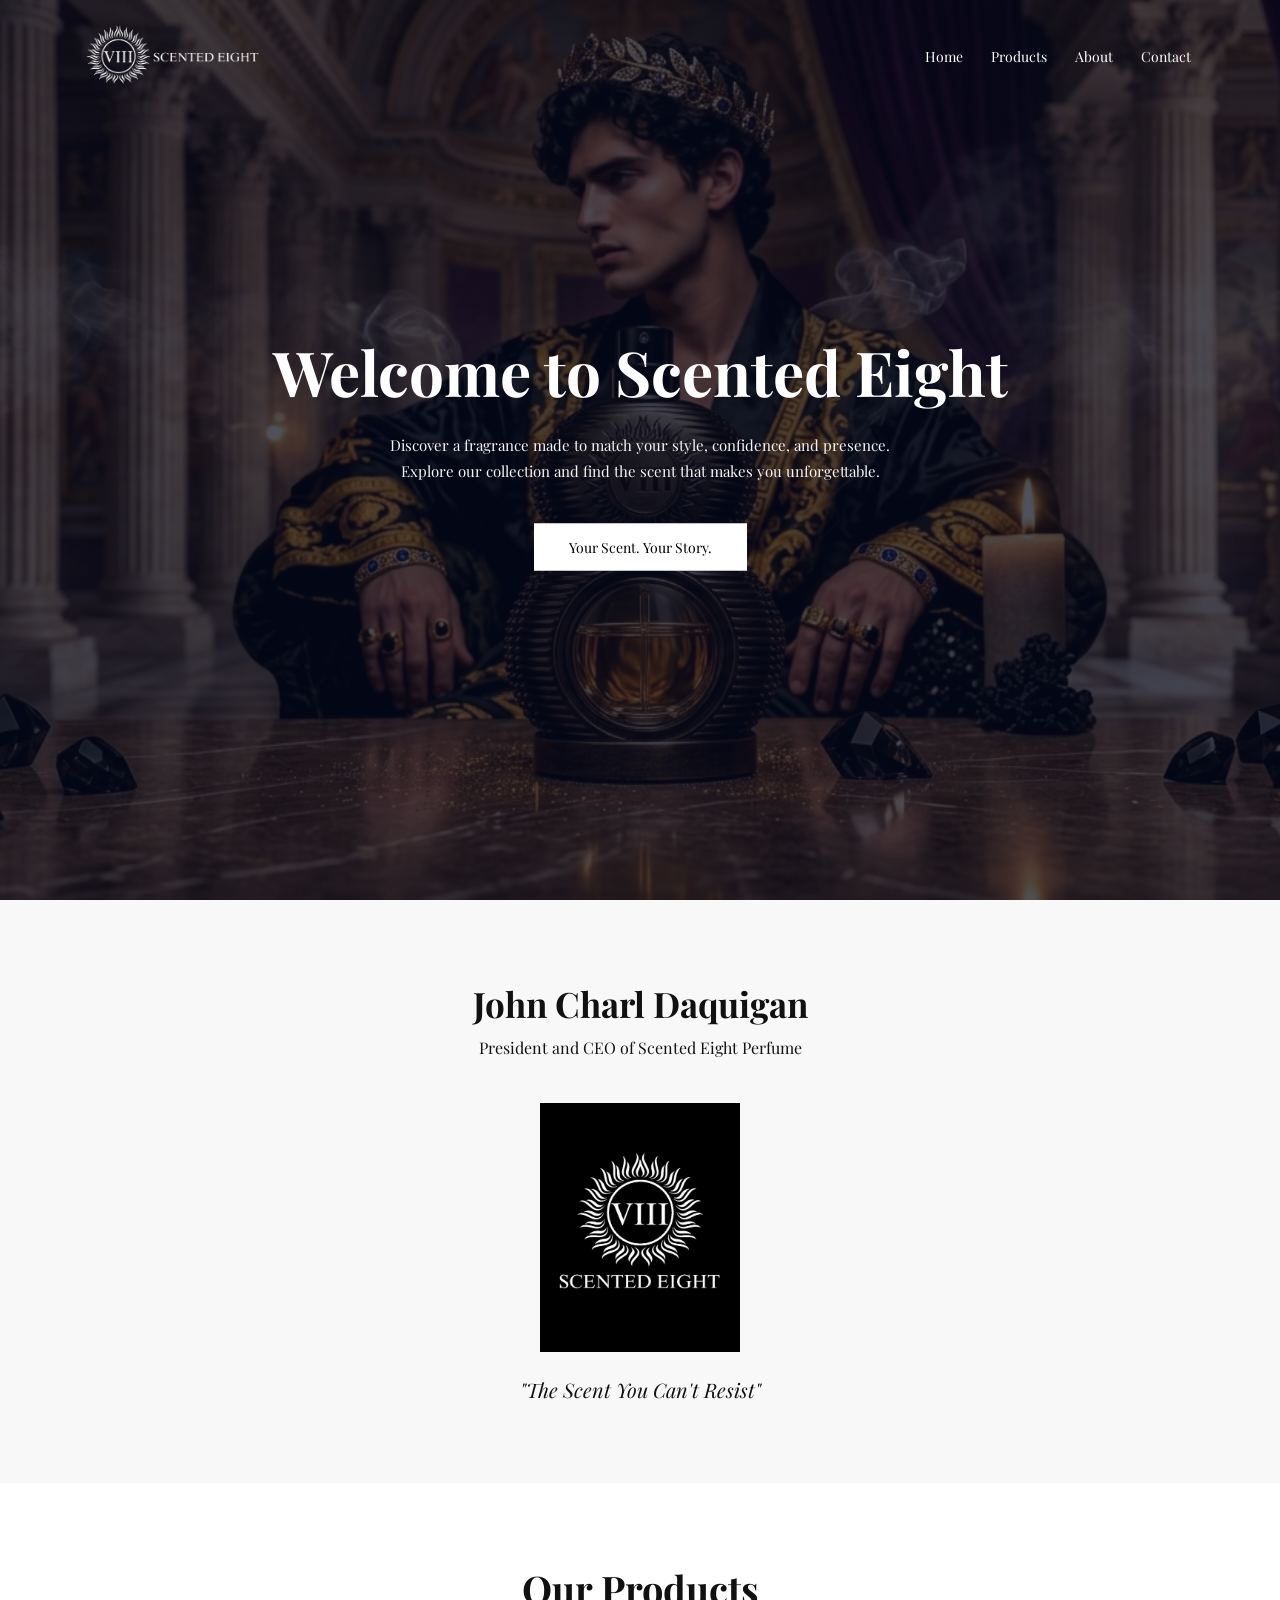
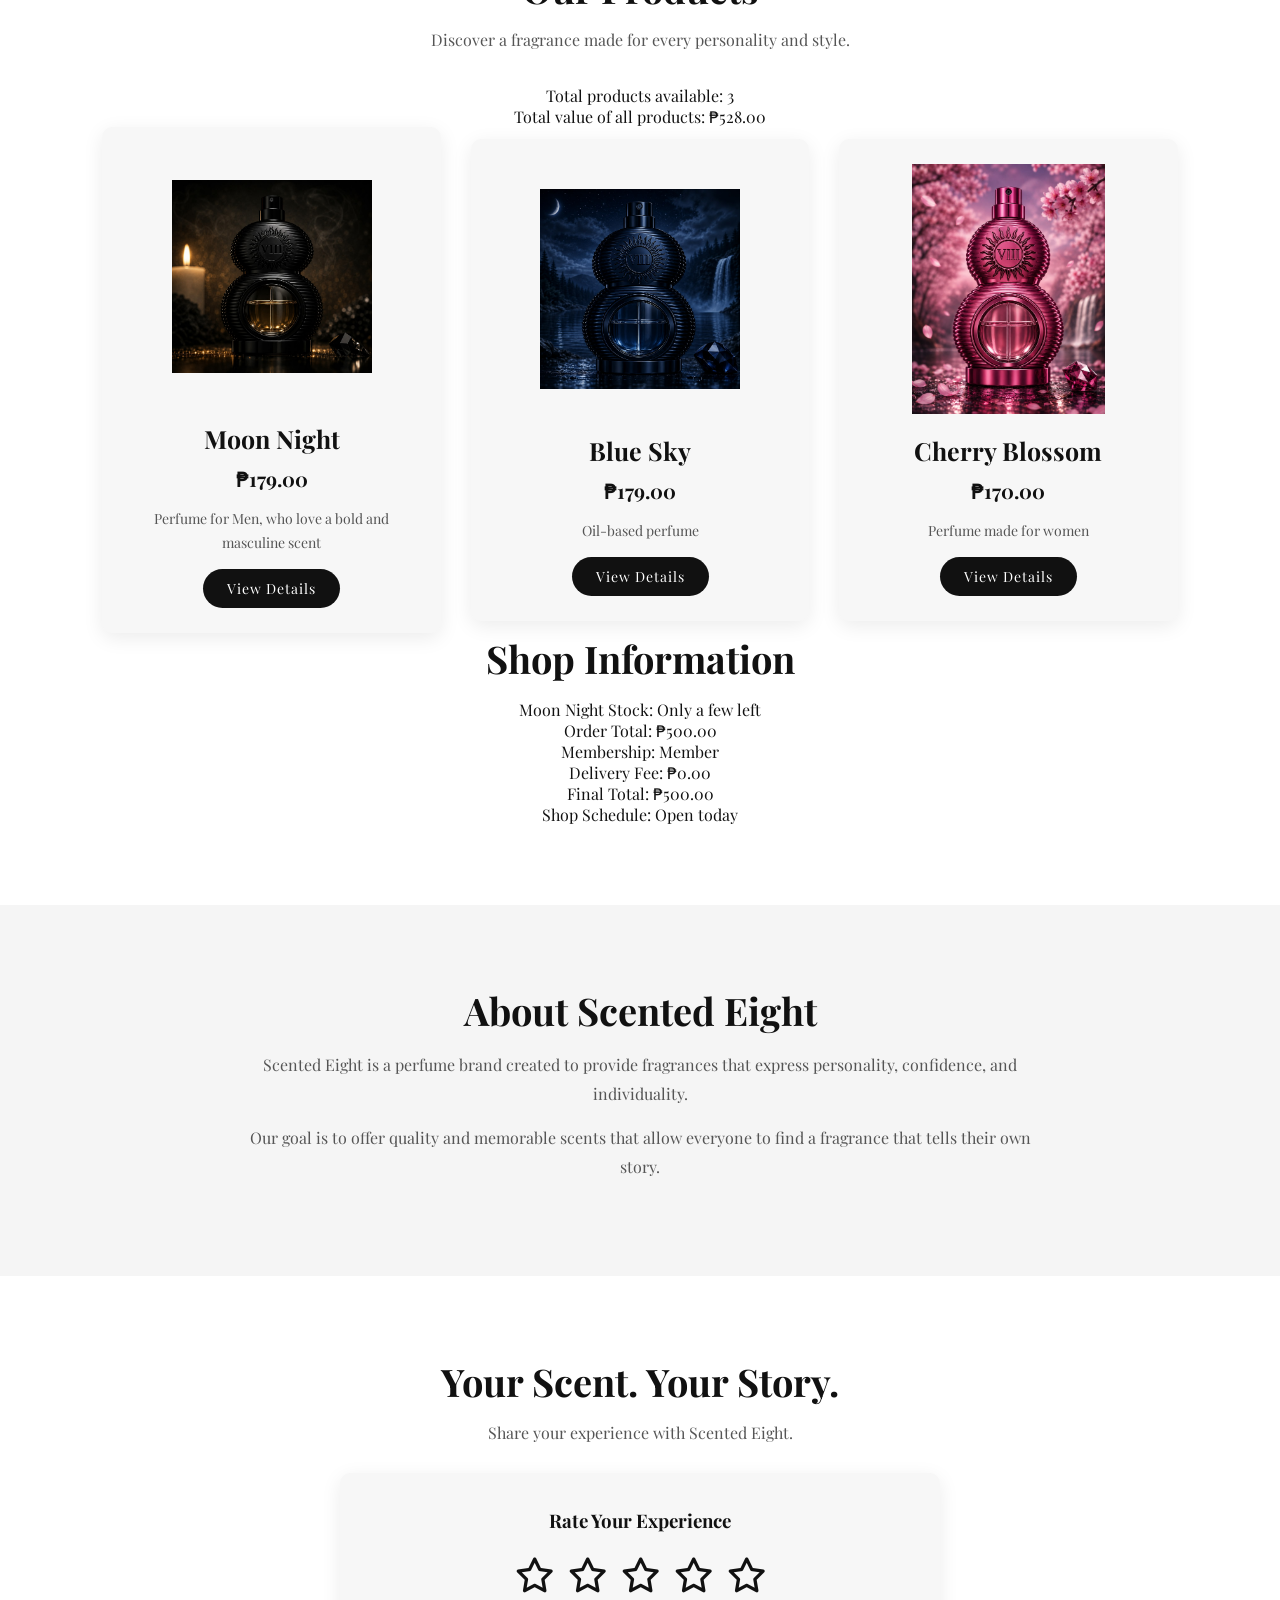
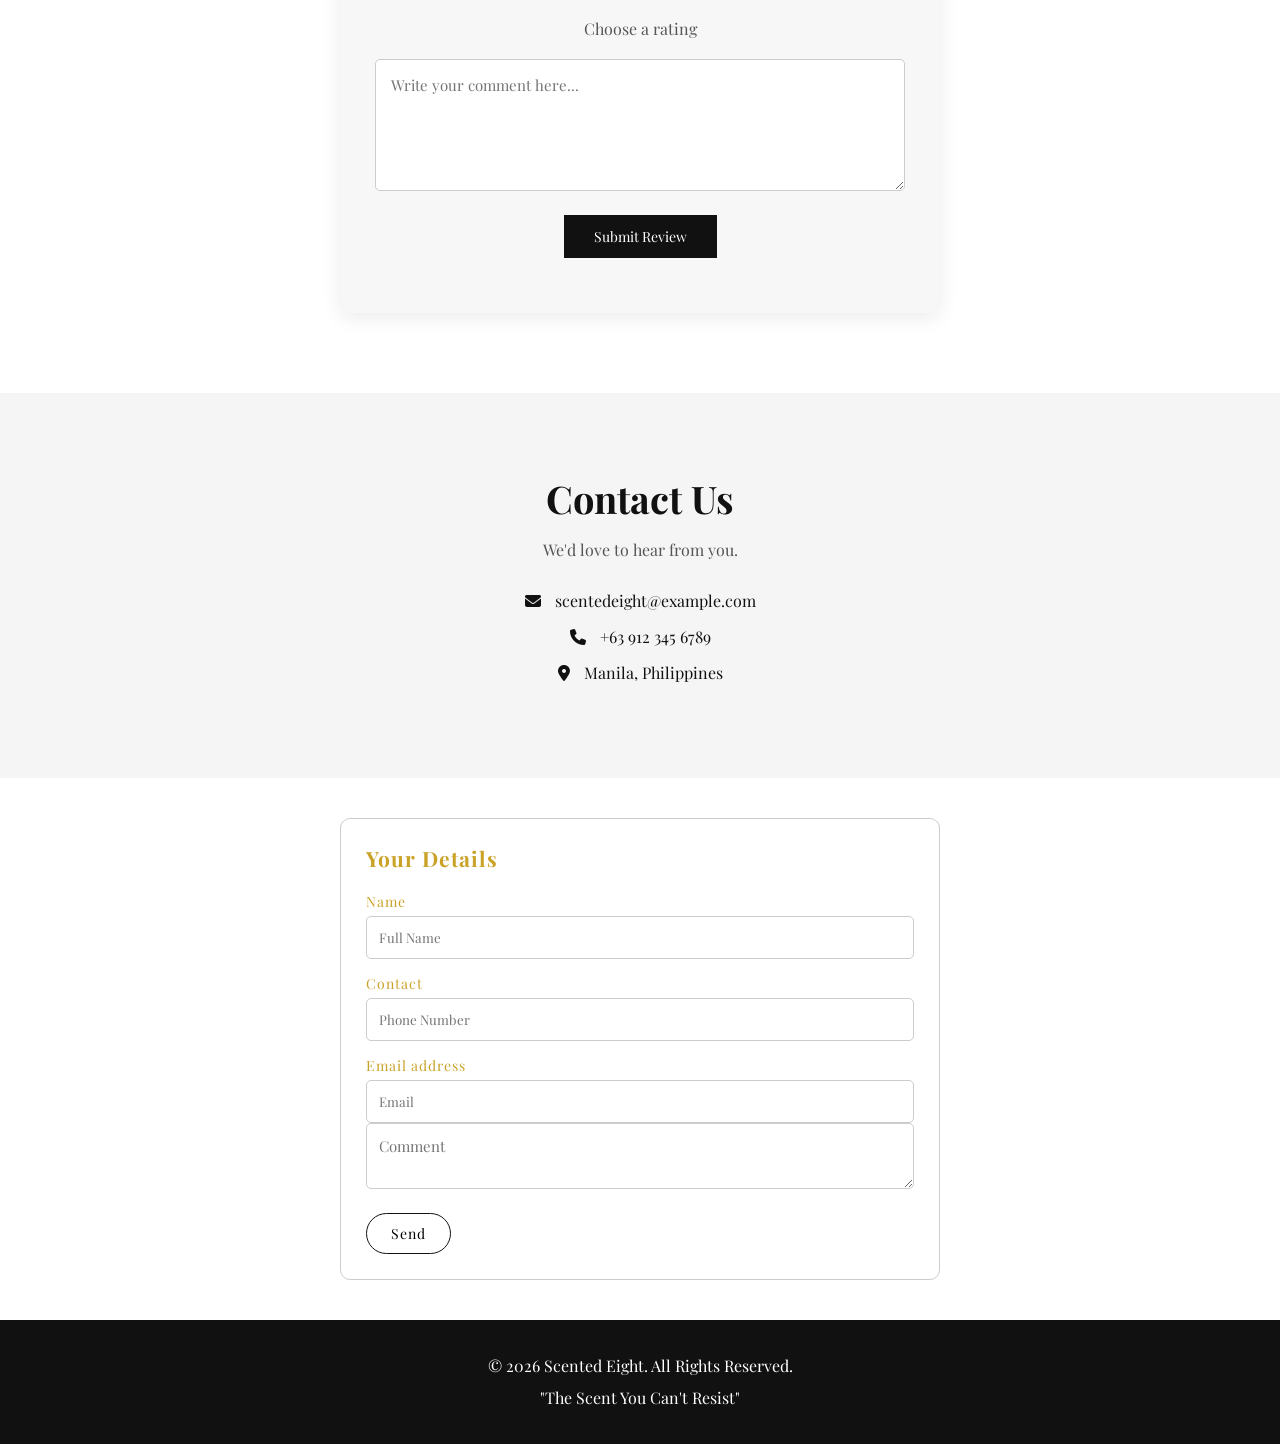
<file: index.html>
<!DOCTYPE html>
<html lang="en">

<head>
    <meta charset="UTF-8">
    <meta name="viewport" content="width=device-width, initial-scale=1.0">

    <title>Scented Eight | Perfume Shop</title>

    <link rel="stylesheet" href="style.css">

    <!-- Google Fonts -->
    <link rel="preconnect" href="https://fonts.googleapis.com">
    <link rel="preconnect" href="https://fonts.gstatic.com" crossorigin>
    <link href="https://fonts.googleapis.com/css2?family=Google+Sans:ital,opsz,wght@0,17..18,400..700;1,17..18,400..700&family=Playfair+Display:ital,wght@0,400..900;1,400..900&display=swap" rel="stylesheet">

    <!-- Font Awesome -->
    <link rel="stylesheet" href="https://cdnjs.cloudflare.com/ajax/libs/font-awesome/6.7.2/css/all.min.css">
</head>

<body>

<!-- ================= HOME ================= -->

<section class="header" id="home">

    <nav>
        <a href="#home">
            <img src="remove bg.png" alt="Scented Eight Logo">
        </a>

        <div class="nav-links" id="navLinks">
            <i class="fa-solid fa-xmark close-icon" onclick="closeMenu()"></i>

            <ul>
                <li><a href="index.html" onclick="closeMenu()">Home</a></li>
                <li><a href="#products" onclick="closeMenu()">Products</a></li>
                <li><a href="#about" onclick="closeMenu()">About</a></li>
                <li><a href="#contact" onclick="closeMenu()">Contact</a></li>
            </ul>
        </div>

        <i class="fa-solid fa-bars menu-icon" onclick="openMenu()"></i>
    </nav>

    <div class="text-box">
        <h1 id="shop-name">Welcome to Scented Eight</h1>

        <p>
            Discover a fragrance made to match your style,
            confidence, and presence.<br>
            Explore our collection and find the scent
            that makes you unforgettable.
        </p>

        <a href="#review" class="hero-btn">Your Scent. Your Story.</a>
    </div>

</section>

<!-- ================= PROFILE ================= -->

<section class="profile">
    <h2>John Charl Daquigan</h2>

    <p class="position">
        President and CEO of Scented Eight Perfume
    </p>

    <img src="Logo.jpg" alt="Scented Eight Logo" class="profile-logo">

    <p class="tagline">"The Scent You Can't Resist"</p>
</section>

<!-- ================= PRODUCTS ================= -->

<section class="products" id="products">

    <h2>Our Products</h2>

    <p class="section-intro">
        Discover a fragrance made for every personality and style.
    </p>

    <p>
        Total products available: <span id="product-count">0</span>
    </p>

    <p>
        Total value of all products: <span id="total-value">₱0.00</span>
    </p>

    <div class="product-container">

        <article class="product-card">
            <img src="black.jpg" alt="Moon Night perfume bottle">

            <div class="product-info">
                <h3>Moon Night</h3>
                <h4>₱179.00</h4>
                <p>Perfume for Men, who love a bold and masculine scent</p>
                <a href="products/moon-knight.html">View Details</a>
            </div>
        </article>

        <article class="product-card">
            <img src="Cool.jpg" alt="Blue Sky perfume bottle">

            <div class="product-info">
                <h3>Blue Sky</h3>
                <h4>₱179.00</h4>
                <p>Oil-based perfume</p>
                <a href="products/blue-sky.html">View Details</a>
            </div>
        </article>

        <article class="product-card">
            <img src="Pink.jpg" alt="Cherry Blossom perfume bottle">

            <div class="product-info">
                <h3>Cherry Blossom</h3>
                <h4>₱170.00</h4>
                <p>Perfume made for women</p>
                <a href="products/cherry-blossom.html">View Details</a>
            </div>
        </article>

    </div>

    <!-- ================= SHOP DECISIONS ================= -->

    <div class="shop-status">

        <h2>Shop Information</h2>

        <p>
            Moon Night Stock:
            <span id="stock-status">Checking stock...</span>
        </p>

        <p>
            Order Total: ₱<span id="order-total">0.00</span>
        </p>

        <p>
            Membership:
            <span id="membership-status">Checking...</span>
        </p>

        <p>
            Delivery Fee: ₱<span id="delivery-fee">0.00</span>
        </p>

        <p>
            Final Total: ₱<span id="final-total">0.00</span>
        </p>

        <p>
            Shop Schedule:
            <span id="shop-status">Checking...</span>
        </p>

    </div>

</section>

<!-- ================= ABOUT ================= -->

<section class="about" id="about">

    <div class="section-content">
        <h2>About Scented Eight</h2>

        <p>
            Scented Eight is a perfume brand created to provide
            fragrances that express personality, confidence,
            and individuality.
        </p>

        <p>
            Our goal is to offer quality and memorable scents
            that allow everyone to find a fragrance that tells
            their own story.
        </p>
    </div>

</section>

<!-- ================= REVIEW ================= -->

<section class="review" id="review">

    <h2>Your Scent. Your Story.</h2>

    <p>Share your experience with Scented Eight.</p>

    <div class="review-box">

        <h3>Rate Your Experience</h3>

        <div class="stars" id="stars">
            <i class="fa-regular fa-star" data-rating="1"></i>
            <i class="fa-regular fa-star" data-rating="2"></i>
            <i class="fa-regular fa-star" data-rating="3"></i>
            <i class="fa-regular fa-star" data-rating="4"></i>
            <i class="fa-regular fa-star" data-rating="5"></i>
        </div>

        <p id="ratingText">Choose a rating</p>

        <textarea id="reviewComment" placeholder="Write your comment here..." rows="5"></textarea>

        <button class="submit-btn" type="button" onclick="submitReview()">
            Submit Review
        </button>

        <p id="reviewMessage"></p>

    </div>

</section>

<!-- ================= CONTACT ================= -->

<section class="contact" id="contact">

    <h2>Contact Us</h2>

    <p>We'd love to hear from you.</p>

    <div class="contact-info">

        <p>
            <i class="fa-solid fa-envelope"></i>
            scentedeight@example.com
        </p>

        <p>
            <i class="fa-solid fa-phone"></i>
            +63 912 345 6789
        </p>

        <p>
            <i class="fa-solid fa-location-dot"></i>
            Manila, Philippines
        </p>

    </div>

</section>

<!-- ================= CUSTOMER INFORMATION ================= -->

<div class="informationModal">

    <form id="customerForm">

        <fieldset>
            <h2>Your Details</h2>

            <label for="name">Name</label>
            <input class="name" id="name" type="text" placeholder="Full Name" required>

            <label for="phone">Contact</label>
            <input class="phone" id="phone" type="tel" placeholder="Phone Number" required>

            <label for="email">Email address</label>
            <input class="email" id="email" type="email" placeholder="Email" required>

            <textarea id="customerComment" placeholder="Comment"></textarea>

            <button class="gold-btn" type="submit">Send</button>

            <p id="customerMessage"></p>
        </fieldset>

    </form>

</div>

<!-- ================= FOOTER ================= -->

<footer>
    <p id="copyright"></p>
    <p>"The Scent You Can't Resist"</p>
</footer>


<script src="script.js"></script>

</body>
</html>
</file>
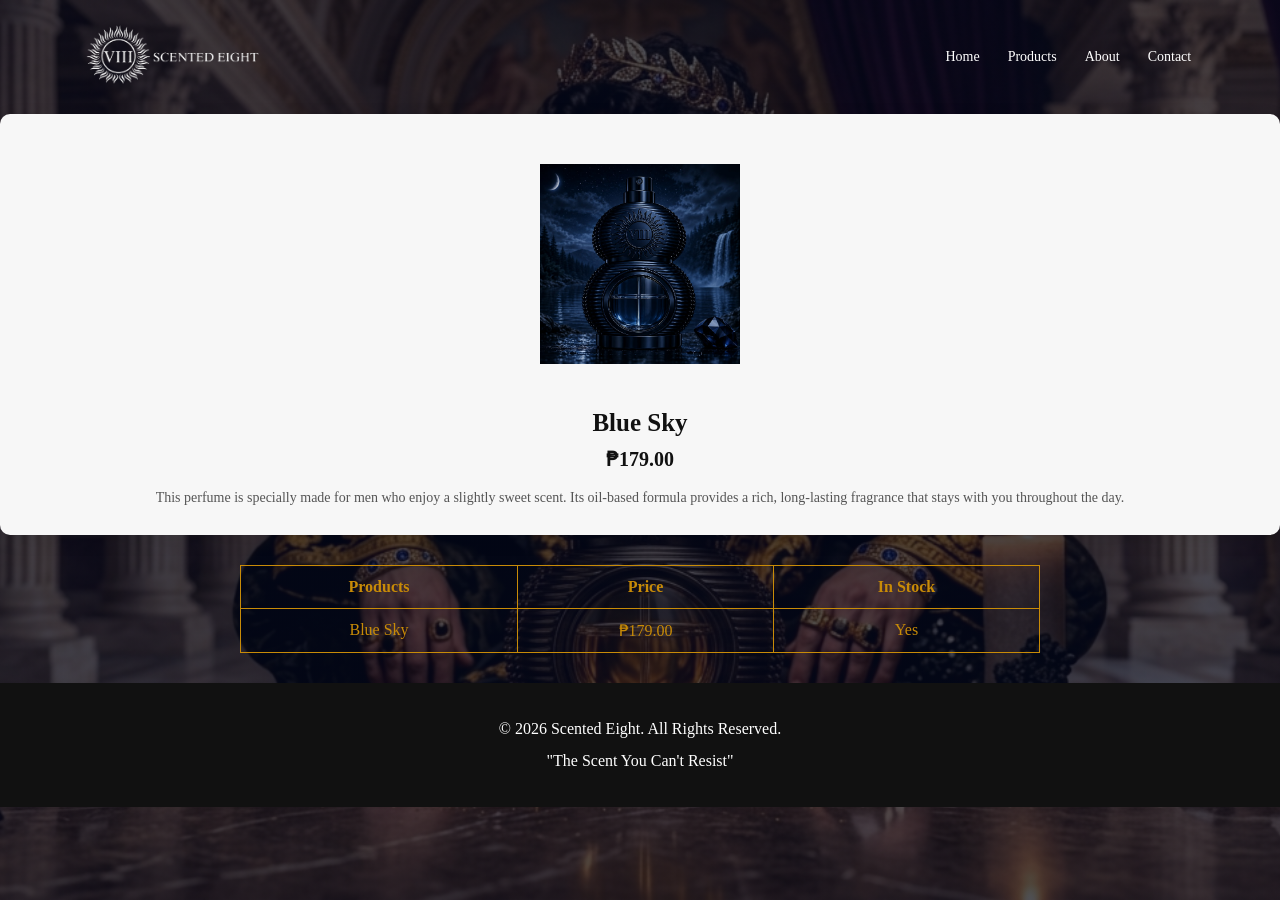
<file: blue-sky.html>
<!DOCTYPE html>
<html lang="en">
<head>
    <meta charset="UTF-8">
    <meta name="viewport" content="width=device-width, initial-scale=1.0">
    <title>Blue Sky</title>
    <link rel="stylesheet" href="../style.css">

</head>
<body>
    <section class="header" id="home">

<nav>

    <a href="#home">
        <img src="../remove bg.png" alt="Scented Eight Logo">
    </a>

    <div class="nav-links" id="navLinks">

        <i class="fa-solid fa-xmark close-icon" onclick="closeMenu()"></i>

        <ul>
            <li><a href="../index.html" onclick="closeMenu()">Home</a></li>
            <li><a href="../index.html#products" onclick="closeMenu()">Products</a></li>
            <li><a href="../index.html#about" onclick="closeMenu()">About</a></li>
            <li><a href="../index.html#contact" onclick="closeMenu()">Contact</a></li>
        </ul>

    </div>

    <i class="fa-solid fa-bars menu-icon" onclick="openMenu()"></i>

</nav>

    <article class="product-card">

        <img src="../Cool.jpg" alt="Blue Sky perfume bottle">

        <div class="product-info">

            <h3>Blue Sky</h3>

            <h4>₱179.00</h4>

            <p>
                This perfume is specially made for men who enjoy
                a slightly sweet scent. Its oil-based formula
                provides a rich, long-lasting fragrance that stays
                with you throughout the day.
            </p>

        </div>

    </article>


   <table class="market">
    <tr>
        <th>Products</th>
        <th>Price</th>
        <th>In Stock</th>
    </tr>

    <tr>
        <td>Blue Sky</td>
        <td>₱179.00</td>
        <td>Yes</td>
    </tr>
   </table> 

<footer>

<p>© 2026 Scented Eight. All Rights Reserved.</p>

<p>"The Scent You Can't Resist"</p>

</footer>

</body>
</html>
</file>
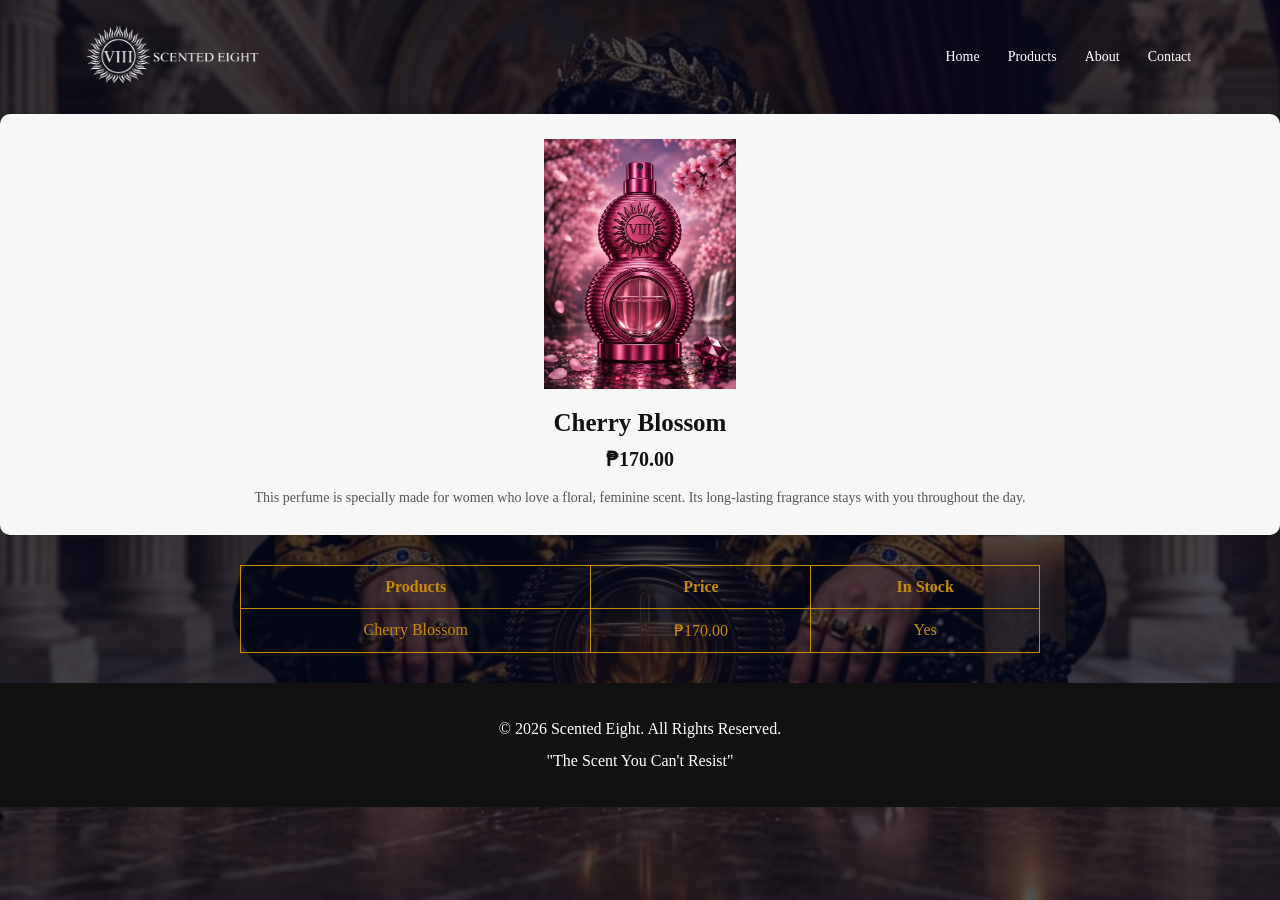
<file: cherry-blossom.html>
<!DOCTYPE html>
<html lang="en">
<head>
    <meta charset="UTF-8">
    <meta name="viewport" content="width=device-width, initial-scale=1.0">
    <title>Cherry Blossom</title>
    <link rel="stylesheet" href="../style.css">

</head>
<body>
    <section class="header" id="home">

<nav>

    <a href="#home">
        <img src="../remove bg.png" alt="Scented Eight Logo">
    </a>

    <div class="nav-links" id="navLinks">

        <i class="fa-solid fa-xmark close-icon" onclick="closeMenu()"></i>

        <ul>
            <li><a href="../index.html" onclick="closeMenu()">Home</a></li>
            <li><a href="../index.html#products" onclick="closeMenu()">Products</a></li>
            <li><a href="../index.html#about" onclick="closeMenu()">About</a></li>
            <li><a href="../index.html#contact" onclick="closeMenu()">Contact</a></li>
        </ul>

    </div>

    <i class="fa-solid fa-bars menu-icon" onclick="openMenu()"></i>

</nav>

    <article class="product-card">

        <img src="../Pink.jpg" alt="Cherry Blossom perfume bottle">

        <div class="product-info">

            <h3>Cherry Blossom</h3>

            <h4>₱170.00</h4>

            <p>
                This perfume is specially made for women who love
                a floral, feminine scent. Its long-lasting
                fragrance stays with you throughout the day.
            </p>

        </div>

    </article>

   <table class="market">
    <tr>
        <th>Products</th>
        <th>Price</th>
        <th>In Stock</th>
    </tr>

    <tr>
        <td>Cherry Blossom</td>
        <td>₱170.00</td>
        <td>Yes</td>
    </tr>
   </table> 

<footer>

<p>© 2026 Scented Eight. All Rights Reserved.</p>

<p>"The Scent You Can't Resist"</p>

</footer>

</body>
</html>
</file>
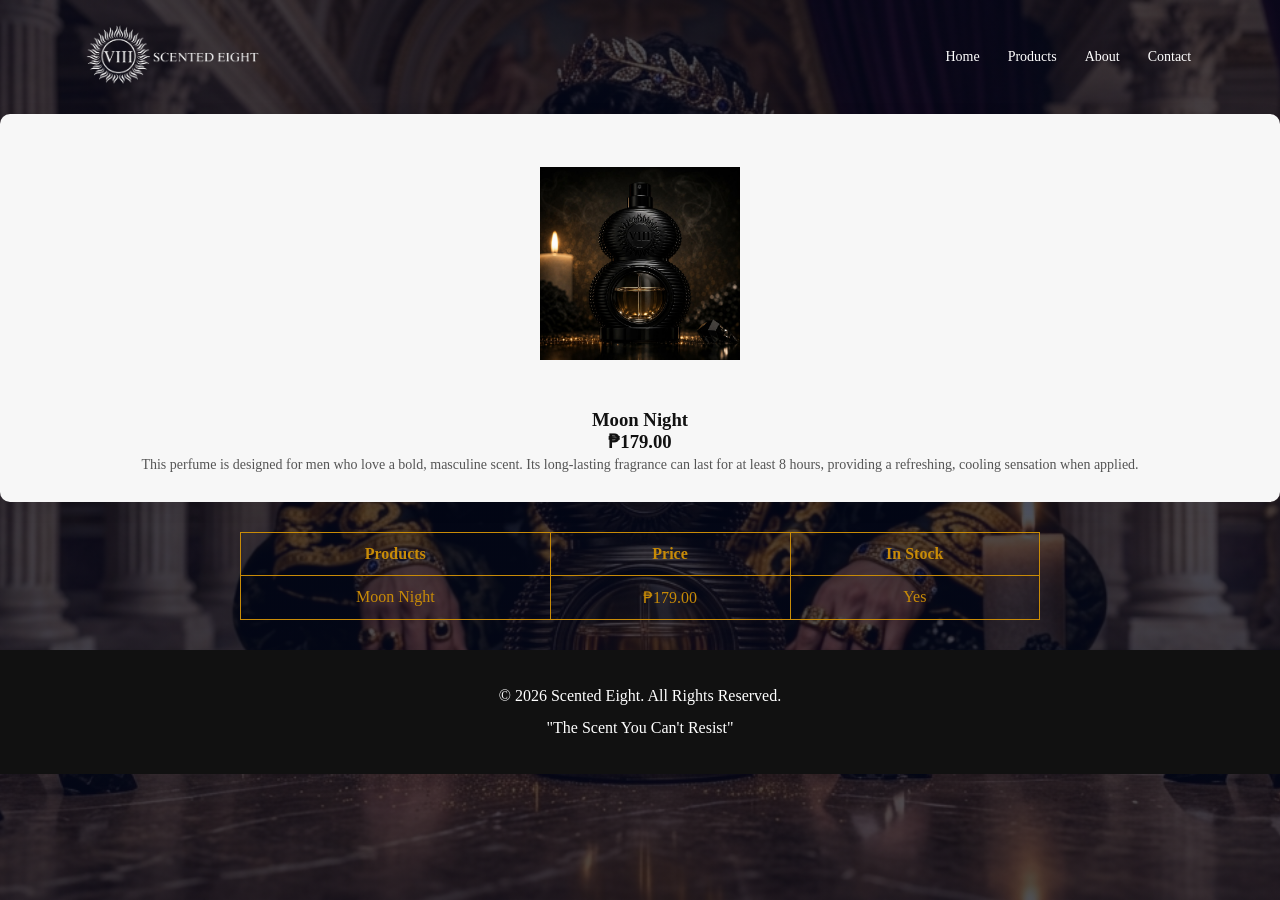
<file: moon-knight.html>
<!DOCTYPE html>
<html lang="en">
<head>
    <meta charset="UTF-8">
    <meta name="viewport" content="width=device-width, initial-scale=1.0">
    <title>Moon Knight</title>
    <link rel="stylesheet" href="../style.css">

</head>
<body>
    <section class="header" id="home">

<nav>

    <a href="#home">
        <img src="../remove bg.png" alt="Scented Eight Logo">
    </a>

    <div class="nav-links" id="navLinks">

        <i class="fa-solid fa-xmark close-icon" onclick="closeMenu()"></i>

        <ul>
            <li><a href="../index.html" onclick="closeMenu()">Home</a></li>
            <li><a href="../index.html#products" onclick="closeMenu()">Products</a></li>
            <li><a href="../index.html#about" onclick="closeMenu()">About</a></li>
            <li><a href="../index.html#contact" onclick="closeMenu()">Contact</a></li>
        </ul>

    </div>

    <i class="fa-solid fa-bars menu-icon" onclick="openMenu()"></i>

</nav>

    <article class="product-card">

        <img src="../black.jpg" alt="Moon Night perfume bottle">

        <div class="product-info">

            <h1>Moon Night</h1>

            <h1>₱179.00</h1>

            <p> 
                This perfume is designed for men who love a bold,
                masculine scent. Its long-lasting fragrance can last
                for at least 8 hours, providing a refreshing,
                cooling sensation when applied.
            </p>

        </div>

    </article>

   <table class="market">
    <tr>
        <th>Products</th>
        <th>Price</th>
        <th>In Stock</th>
    </tr>

    <tr>
        <td>Moon Night</td>
        <td>₱179.00</td>
        <td>Yes</td>
    </tr>
   </table> 

<footer>

<p>© 2026 Scented Eight. All Rights Reserved.</p>

<p>"The Scent You Can't Resist"</p>

</footer>

</body>
</html>
</file>
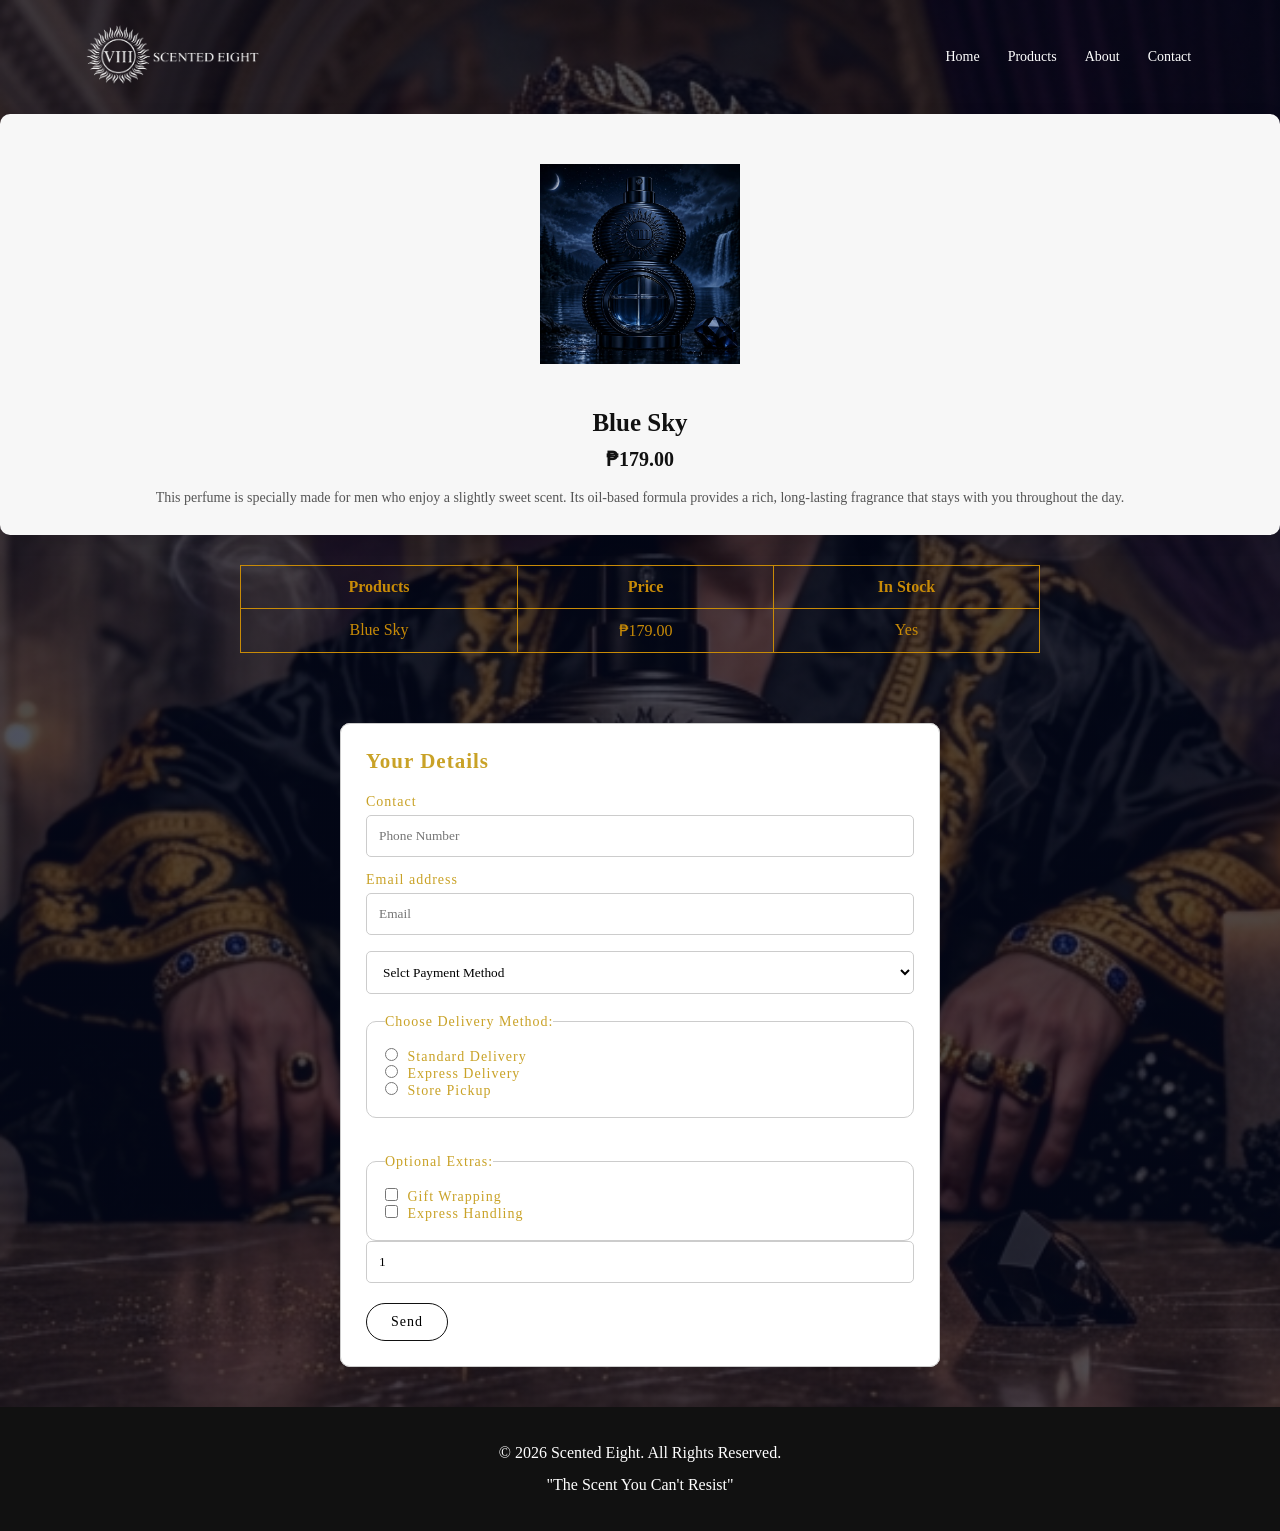
<file: products/blue-sky.html>
<!DOCTYPE html>
<html lang="en">
<head>
    <meta charset="UTF-8">
    <meta name="viewport" content="width=device-width, initial-scale=1.0">
    <title>Blue Sky</title>
    <link rel="stylesheet" href="../style.css">

</head>
<body>
    <section class="header" id="home">

<nav>

    <a href="#home">
        <img src="../remove bg.png" alt="Scented Eight Logo">
    </a>

    <div class="nav-links" id="navLinks">

        <i class="fa-solid fa-xmark close-icon" onclick="closeMenu()"></i>

        <ul>
            <li><a href="../index.html" onclick="closeMenu()">Home</a></li>
            <li><a href="../index.html#products" onclick="closeMenu()">Products</a></li>
            <li><a href="../index.html#about" onclick="closeMenu()">About</a></li>
            <li><a href="../index.html#contact" onclick="closeMenu()">Contact</a></li>
        </ul>

    </div>

    <i class="fa-solid fa-bars menu-icon" onclick="openMenu()"></i>

</nav>

    <article class="product-card">

        <img src="../Cool.jpg" alt="Blue Sky perfume bottle">

        <div class="product-info">

            <h3>Blue Sky</h3>

            <h4>₱179.00</h4>

            <p>
                This perfume is specially made for men who enjoy
                a slightly sweet scent. Its oil-based formula
                provides a rich, long-lasting fragrance that stays
                with you throughout the day.
            </p>

        </div>

    </article>


   <table class="market">
    <tr>
        <th>Products</th>
        <th>Price</th>
        <th>In Stock</th>
    </tr>

    <tr>
        <td>Blue Sky</td>
        <td>₱179.00</td>
        <td>Yes</td>
    </tr>
   </table> 


<!-- ================= INFORMATION ================= -->
<div class="informationModal" class="modal">

<form onsubmit="customerInfo(event)">    
<fieldset>
    <h2>Your Details</h2>

    <label for="tel">Contact</label>
    <input type="tel" id="phone" placeholder="Phone Number" required> <br>

    <label for="email">Email address</label>
    <input type="email" id="email" placeholder="Email" required> <br>
 <br>

    <select id="payment" required>
        <option value="">Selct Payment Method</option>
        <option value="Cash On Delivery">Cash On Delivery</option>
        <option value="Bank Transfer">Bank Transfer</option>
    </select> <br>

     <fieldset>

        <legend>Choose Delivery Method:</legend>

            <input type="radio" id="standard-delivery" name="delivery" value="standard" required>
            <label for="standard-delivery">Standard Delivery</label><br>
            <input type="radio" id="express-delivery" name="delivery" value="express">
            <label for="express-delivery">Express Delivery</label><br>
            <input type="radio" id="store-pickup" name="delivery" value="pickup">
            <label for="store-pickup">Store Pickup</label>
                        
    </fieldset>

    <br>

    <fieldset>
        <legend>Optional Extras:</legend>
        <input type="checkbox" id="gift-wrapping" name="extras" value="gift-wrapping">
        <label for="gift-warpping">Gift Wrapping</label><br>

        <input type="checkbox" id="express-handling" name="extras" value="express-handling">
        <label for="express-handling">Express Handling</label><br>

    </fieldset>   
    
    <input type="number" id="quantity" value="1" min="1" max="20" required>
 

    <button class="gold-btn" type="submit">Send</button>
 </fieldset>
</form>
</div>
 
<footer>

<p>© 2026 Scented Eight. All Rights Reserved.</p>

<p>"The Scent You Can't Resist"</p>

</footer>

</body>
</html>
</file>
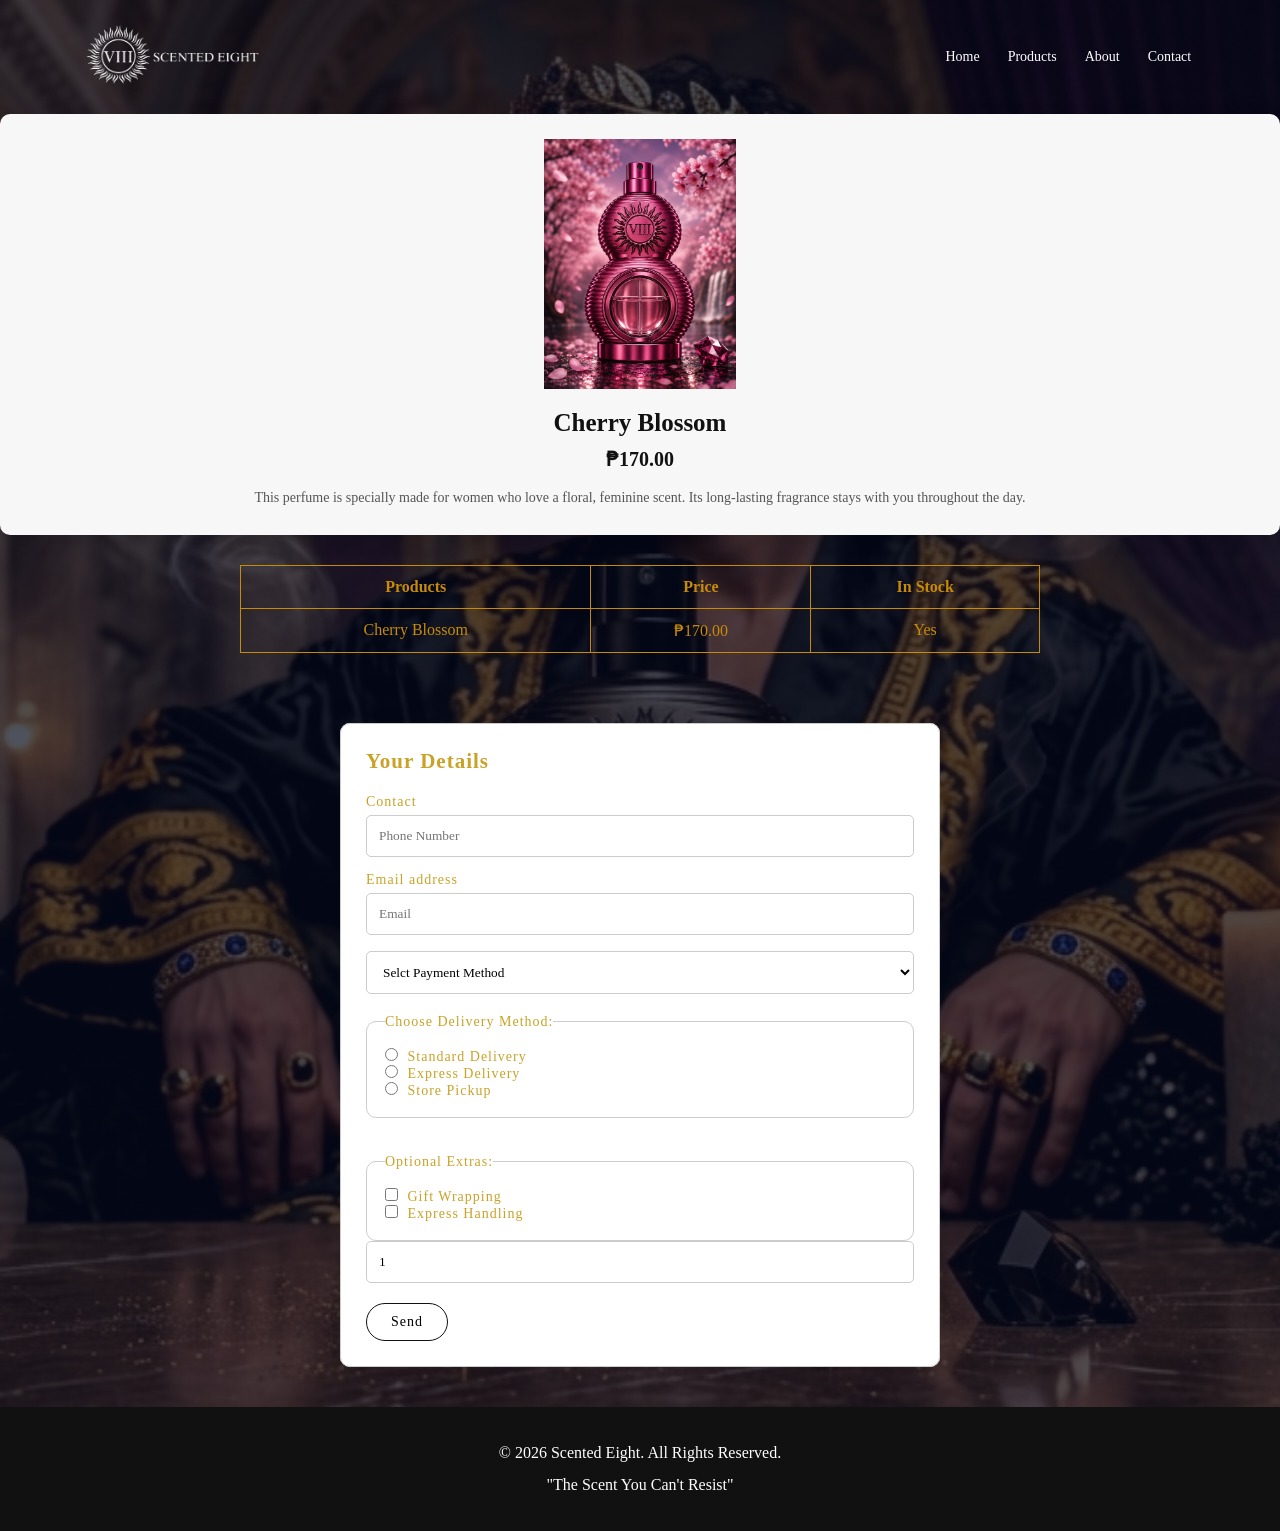
<file: products/cherry-blossom.html>
<!DOCTYPE html>
<html lang="en">
<head>
    <meta charset="UTF-8">
    <meta name="viewport" content="width=device-width, initial-scale=1.0">
    <title>Cherry Blossom</title>
    <link rel="stylesheet" href="../style.css">

</head>
<body>
    <section class="header" id="home">

<nav>

    <a href="#home">
        <img src="../remove bg.png" alt="Scented Eight Logo">
    </a>

    <div class="nav-links" id="navLinks">

        <i class="fa-solid fa-xmark close-icon" onclick="closeMenu()"></i>

        <ul>
            <li><a href="../index.html" onclick="closeMenu()">Home</a></li>
            <li><a href="../index.html#products" onclick="closeMenu()">Products</a></li>
            <li><a href="../index.html#about" onclick="closeMenu()">About</a></li>
            <li><a href="../index.html#contact" onclick="closeMenu()">Contact</a></li>
        </ul>

    </div>

    <i class="fa-solid fa-bars menu-icon" onclick="openMenu()"></i>

</nav>

    <article class="product-card">

        <img src="../Pink.jpg" alt="Cherry Blossom perfume bottle">

        <div class="product-info">

            <h3>Cherry Blossom</h3>

            <h4>₱170.00</h4>

            <p>
                This perfume is specially made for women who love
                a floral, feminine scent. Its long-lasting
                fragrance stays with you throughout the day.
            </p>

        </div>

    </article>

   <table class="market">
    <tr>
        <th>Products</th>
        <th>Price</th>
        <th>In Stock</th>
    </tr>

    <tr>
        <td>Cherry Blossom</td>
        <td>₱170.00</td>
        <td>Yes</td>
    </tr>
   </table> 

<!-- ================= INFORMATION ================= -->
<div class="informationModal" class="modal">

<form onsubmit="customerInfo(event)">    
<fieldset>
    <h2>Your Details</h2>

    <label for="tel">Contact</label>
    <input type="tel" id="phone" placeholder="Phone Number" required> <br>

    <label for="email">Email address</label>
    <input type="email" id="email" placeholder="Email" required> <br>
 <br>

    <select id="payment" required>
        <option value="">Selct Payment Method</option>
        <option value="Cash On Delivery">Cash On Delivery</option>
        <option value="Bank Transfer">Bank Transfer</option>
    </select> <br>

     <fieldset>

        <legend>Choose Delivery Method:</legend>

            <input type="radio" id="standard-delivery" name="delivery" value="standard" required>
            <label for="standard-delivery">Standard Delivery</label><br>
            <input type="radio" id="express-delivery" name="delivery" value="express">
            <label for="express-delivery">Express Delivery</label><br>
            <input type="radio" id="store-pickup" name="delivery" value="pickup">
            <label for="store-pickup">Store Pickup</label>
                        
    </fieldset>

    <br>

    <fieldset>
        <legend>Optional Extras:</legend>
        <input type="checkbox" id="gift-wrapping" name="extras" value="gift-wrapping">
        <label for="gift-warpping">Gift Wrapping</label><br>

        <input type="checkbox" id="express-handling" name="extras" value="express-handling">
        <label for="express-handling">Express Handling</label><br>

    </fieldset>   
    
    <input type="number" id="quantity" value="1" min="1" max="20" required>
 

    <button class="gold-btn" type="submit">Send</button>
 </fieldset>
</form>
</div>
 

<footer>

<p>© 2026 Scented Eight. All Rights Reserved.</p>

<p>"The Scent You Can't Resist"</p>

</footer>

</body>
</html>
</file>
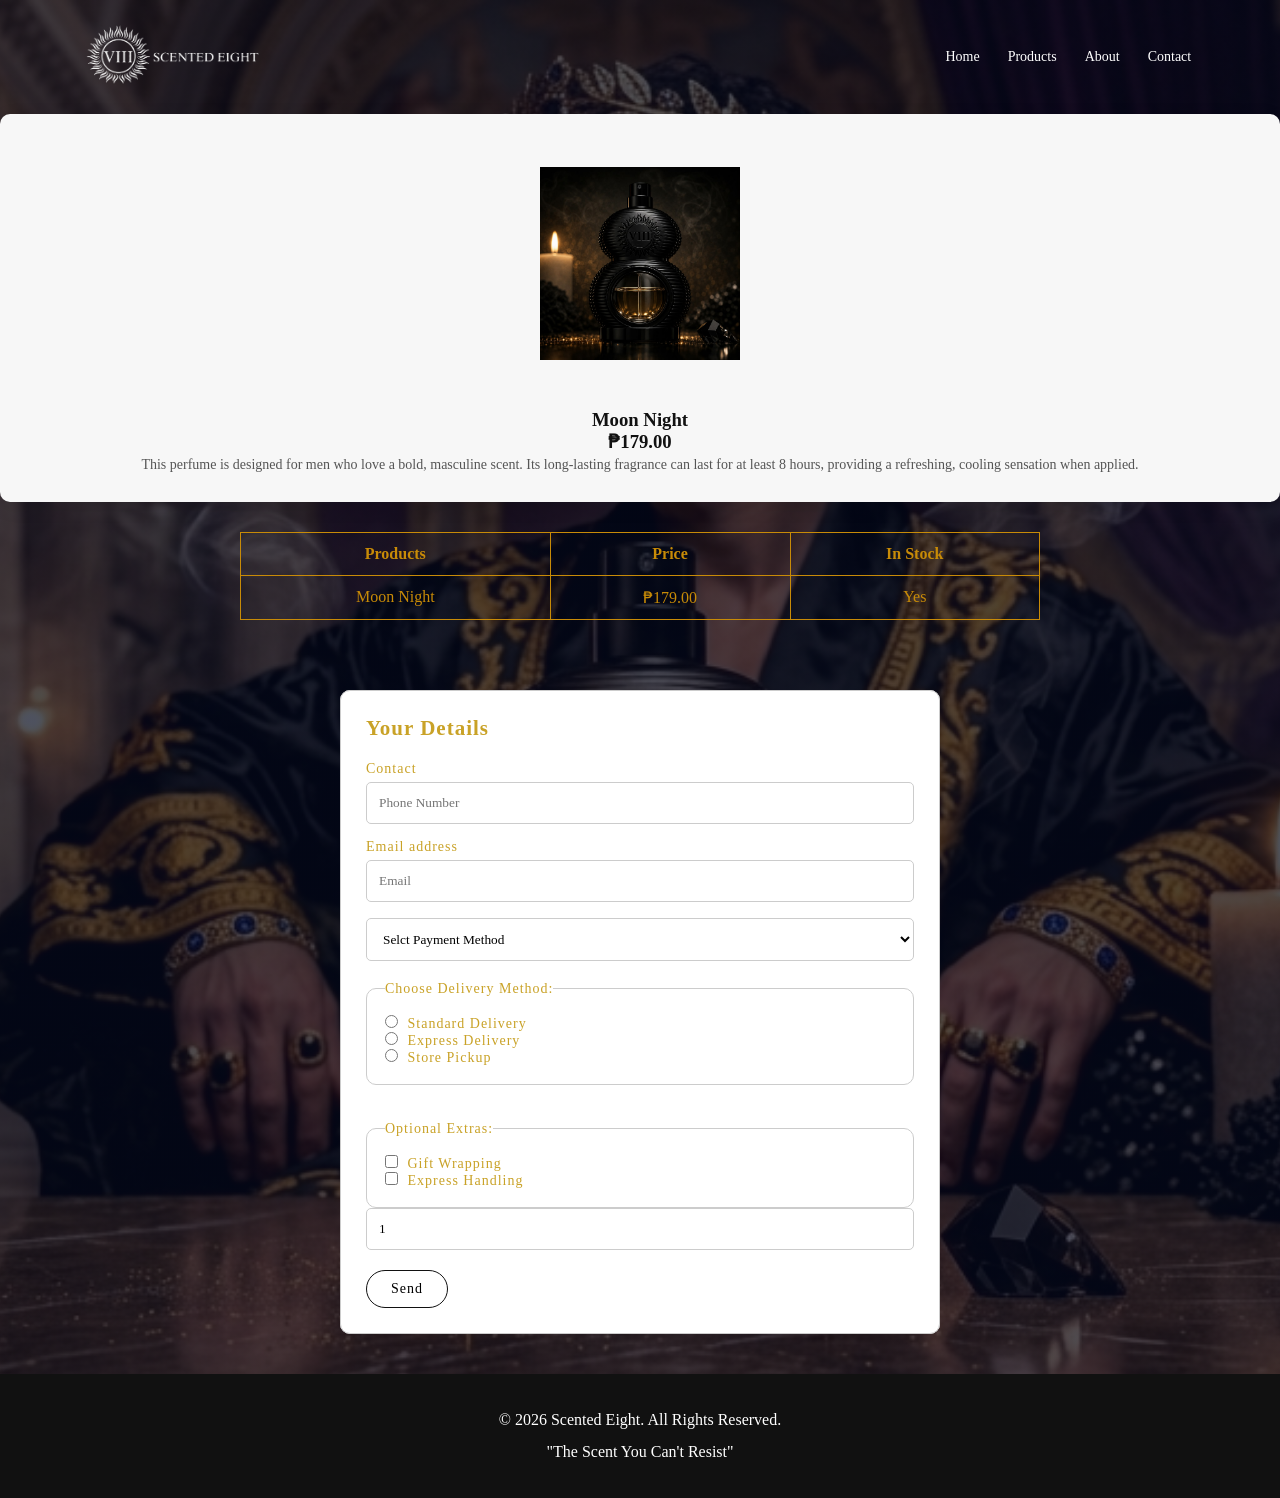
<file: products/moon-knight.html>
<!DOCTYPE html>
<html lang="en">
<head>
    <meta charset="UTF-8">
    <meta name="viewport" content="width=device-width, initial-scale=1.0">
    <title>Moon Knight</title>
    <link rel="stylesheet" href="../style.css">

</head>
<body>
    <section class="header" id="home">

<nav>

    <a href="#home">
        <img src="../remove bg.png" alt="Scented Eight Logo">
    </a>

    <div class="nav-links" id="navLinks">

        <i class="fa-solid fa-xmark close-icon" onclick="closeMenu()"></i>

        <ul>
            <li><a href="../index.html" onclick="closeMenu()">Home</a></li>
            <li><a href="../index.html#products" onclick="closeMenu()">Products</a></li>
            <li><a href="../index.html#about" onclick="closeMenu()">About</a></li>
            <li><a href="../index.html#contact" onclick="closeMenu()">Contact</a></li>
        </ul>

    </div>

    <i class="fa-solid fa-bars menu-icon" onclick="openMenu()"></i>

</nav>

    <article class="product-card">

        <img src="../black.jpg" alt="Moon Night perfume bottle">

        <div class="product-info">

            <h1>Moon Night</h1>

            <h1>₱179.00</h1>

            <p> 
                This perfume is designed for men who love a bold,
                masculine scent. Its long-lasting fragrance can last
                for at least 8 hours, providing a refreshing,
                cooling sensation when applied.
            </p>

        </div>

    </article>

   <table class="market">
    <tr>
        <th>Products</th>
        <th>Price</th>
        <th>In Stock</th>
    </tr>

    <tr>
        <td>Moon Night</td>
        <td>₱179.00</td>
        <td>Yes</td>
    </tr>
   </table> 

<!-- ================= INFORMATION ================= -->
<div class="informationModal" class="modal">

<form onsubmit="customerInfo(event)">    
<fieldset>
    <h2>Your Details</h2>

    <label for="tel">Contact</label>
    <input type="tel" id="phone" placeholder="Phone Number" required> <br>

    <label for="email">Email address</label>
    <input type="email" id="email" placeholder="Email" required> <br>
 <br>

    <select id="payment" required>
        <option value="">Selct Payment Method</option>
        <option value="Cash On Delivery">Cash On Delivery</option>
        <option value="Bank Transfer">Bank Transfer</option>
    </select> <br>

     <fieldset>

        <legend>Choose Delivery Method:</legend>

            <input type="radio" id="standard-delivery" name="delivery" value="standard" required>
            <label for="standard-delivery">Standard Delivery</label><br>
            <input type="radio" id="express-delivery" name="delivery" value="express">
            <label for="express-delivery">Express Delivery</label><br>
            <input type="radio" id="store-pickup" name="delivery" value="pickup">
            <label for="store-pickup">Store Pickup</label>
                        
    </fieldset>

    <br>

    <fieldset>
        <legend>Optional Extras:</legend>
        <input type="checkbox" id="gift-wrapping" name="extras" value="gift-wrapping">
        <label for="gift-warpping">Gift Wrapping</label><br>

        <input type="checkbox" id="express-handling" name="extras" value="express-handling">
        <label for="express-handling">Express Handling</label><br>

    </fieldset>   
    
    <input type="number" id="quantity" value="1" min="1" max="20" required>
 

    <button class="gold-btn" type="submit">Send</button>
 </fieldset>
</form>
</div>
 



<footer>

<p>© 2026 Scented Eight. All Rights Reserved.</p>

<p>"The Scent You Can't Resist"</p>

</footer>

</body>
</html>
</file>
<file: style.css>
/* ================= GENERAL ================= */

* {
    margin: 0;
    padding: 0;
    box-sizing: border-box;
    font-family: "Playfair Display", serif;
}

html {
    scroll-behavior: smooth;
}

body {
    background: #fff;
    color: #111;
    width: 100%;
    min-width: 0;
    overflow-x: hidden;
}

img {
    max-width: 100%;
}


/* ================= HOME ================= */

.header {
    min-height: 100vh;
    width: 100%;

    background-image:
        linear-gradient(
            rgba(4, 9, 30, 0.7),
            rgba(4, 9, 30, 0.7)
        ),
        url("roman.png");

    background-position: center;
    background-size: cover;

    position: relative;
}


/* ================= NAVIGATION ================= */
/* BASE: MOBILE */

nav {
    display: flex;
    padding: 20px;
    justify-content: space-between;
    align-items: center;
}

nav img {
    width: 140px;
    max-width: 100%;
}

.nav-links {
    position: fixed;

    background: #111;

    height: 100vh;
    width: 75%;

    top: 0;
    right: -100%;

    text-align: left;

    z-index: 10;

    transition: 0.4s;
}

.nav-links ul {
    padding: 70px 30px;
}

.nav-links ul li {
    list-style: none;
    display: block;
    margin: 20px 0;
}

.nav-links ul li a {
    color: #fff;
    text-decoration: none;
    font-size: 18px;
}

.nav-links ul li::after {
    content: "";
    width: 0%;
    height: 2px;
    background: #fff;
    display: block;
    margin: auto;
    transition: 0.5s;
}

.nav-links ul li:hover::after {
    width: 100%;
}

nav .fa-bars,
nav .fa-xmark {
    display: block;
    color: #fff;
    font-size: 25px;
    cursor: pointer;
}

.close-icon {
    position: absolute;
    top: 25px;
    right: 25px;
}


/* ================= HERO ================= */

.text-box {
    width: 90%;
    max-width: 900px;

    color: #fff;

    position: absolute;
    top: 50%;
    left: 50%;

    transform: translate(-50%, -50%);

    text-align: center;
}

.text-box h1 {
    font-size: 32px;
    margin-bottom: 20px;
}

.text-box p {
    margin: 10px 0 30px;

    font-size: 13px;
    line-height: 1.6;

    color: #f6f4f4;
}

.hero-btn {
    display: inline-block;

    text-decoration: none;
    color: #000;

    border: 1px solid #fff;

    padding: 12px 22px;

    font-size: 14px;

    background: #fff;

    cursor: pointer;

    transition: 0.4s;
}

.hero-btn:hover {
    background: transparent;
    color: #fff;
}


/* ================= PROFILE ================= */

.profile {
    padding: 60px 20px;

    text-align: center;

    background: #f8f8f8;
}

.profile h2 {
    font-size: 28px;
    margin-bottom: 10px;
}

.position {
    font-size: 16px;
    margin-bottom: 25px;
}

.profile-logo {
    width: 160px;
    max-width: 80%;
    height: auto;

    margin: 20px auto;
}

.tagline {
    font-size: 20px;
    font-style: italic;
}


/* ================= PRODUCTS ================= */

.products {
    padding: 60px 20px;
    text-align: center;
}

.products h2,
.about h2,
.review h2,
.contact h2 {
    font-size: 30px;
    margin-bottom: 15px;
}

.section-intro {
    margin-bottom: 35px;
    color: #555;
}


/* Mobile: one column */

.product-container {
    display: flex;

    flex-direction: column;

    gap: 25px;

    width: 100%;
    max-width: 1200px;

    margin: auto;
}

.product-card {
    width: 100%;
    max-width: 400px;

    margin: auto;

    background: #f7f7f7;

    padding: 20px;

    border-radius: 10px;

    box-shadow:
        0 5px 20px rgba(0, 0, 0, 0.08);

    transition: 0.3s;
}

.product-card:hover {
    transform: translateY(-8px);
}

.product-card img {
    width: 180px;
    max-width: 100%;

    height: 220px;

    object-fit: contain;

    display: block;

    margin: 0 auto 20px;
}

.product-info {
    text-align: center;
}

.product-info h3 {
    font-size: 25px;
    margin-bottom: 10px;
}

.product-info h4 {
    font-size: 20px;
    margin-bottom: 15px;
}

.product-info p {
    font-size: 14px;
    line-height: 1.7;
    color: #555;
}

.product-info a {
    display: inline-block;

    margin-top: 15px;

    padding: 10px 24px;

    background-color: #111;

    color: #fff;

    text-decoration: none;

    border-radius: 25px;

    font-size: 14px;

    font-weight: 300;

    letter-spacing: 1px;

    transition: all 0.3s ease;
}

.product-info a:hover {
    background-color: #c9a227;

    color: #fff;

    transform: translateY(-3px);

    box-shadow:
        0 5px 15px rgba(0, 0, 0, 0.2);
}


/* ================= ABOUT ================= */

.about {
    padding: 60px 20px;

    background: #f5f5f5;

    text-align: center;
}

.section-content {
    max-width: 800px;
    margin: auto;
}

.section-content p {
    line-height: 1.8;

    margin: 15px 0;

    color: #555;
}


/* ================= REVIEW ================= */

.review {
    padding: 60px 20px;

    text-align: center;

    background: #fff;
}

.review > p {
    color: #555;

    margin-bottom: 30px;
}

.review-box {
    width: 100%;
    max-width: 600px;

    margin: auto;

    padding: 25px 18px;

    background: #f7f7f7;

    border-radius: 10px;

    box-shadow:
        0 5px 20px rgba(0, 0, 0, 0.08);
}

.review-box h3 {
    margin-bottom: 20px;
}


/* ================= STARS ================= */

.stars {
    margin: 20px 0;
}

.stars i {
    font-size: 28px;

    margin: 3px;

    cursor: pointer;

    transition: 0.2s;
}

.stars i:hover {
    transform: scale(1.2);
}

#ratingText {
    margin-bottom: 20px;
    color: #555;
}


/* ================= COMMENT BOX ================= */

textarea {
    width: 100%;
    max-width: 100%;

    padding: 15px;

    resize: vertical;

    border: 1px solid #ccc;

    border-radius: 5px;

    font-size: 15px;

    outline: none;
}

textarea:focus {
    border-color: #555;
}


/* ================= SUBMIT ================= */

.submit-btn {
    margin-top: 20px;

    padding: 12px 30px;

    border: none;

    background: #111;

    color: #fff;

    cursor: pointer;

    font-size: 14px;

    transition: 0.3s;
}

.submit-btn:hover {
    background: #444;
}

#reviewMessage {
    margin-top: 20px;
}


/* ================= CONTACT ================= */

.contact {
    padding: 60px 20px;

    text-align: center;

    background: #f5f5f5;
}

.contact > p {
    margin-bottom: 30px;

    color: #555;
}

.contact-info p {
    margin: 15px 0;

    overflow-wrap: anywhere;
}

.contact-info i {
    margin-right: 10px;
}


/* ================= INFORMATION / ORDER FORM ================= */

.informationModal {
    width: 100%;

    padding: 40px 20px;

    font-size: 14px;

    font-weight: 300;

    letter-spacing: 1px;

    color: #c9a227;
}

.informationModal form {
    width: 100%;
    max-width: 600px;

    margin: auto;
}

.informationModal fieldset {
    width: 100%;

    padding: 25px;

    border: 1px solid #ccc;

    border-radius: 10px;

    background: #fff;
}

.informationModal h2 {
    margin-bottom: 20px;
}

.informationModal label {
    display: block;

    margin-top: 15px;

    margin-bottom: 5px;
}

.informationModal input,
.informationModal select,
.informationModal textarea {
    width: 100%;
    max-width: 100%;

    padding: 12px;

    border: 1px solid #ccc;

    border-radius: 5px;

    box-sizing: border-box;
}

.informationModal select {
    background: #fff;
}

.informationModal fieldset fieldset {
    margin-top: 20px;
    padding: 18px;
}

.informationModal fieldset fieldset label {
    display: inline;
    margin: 0;
}

.informationModal input[type="radio"],
.informationModal input[type="checkbox"] {
    width: auto;
    margin-right: 5px;
}

.gold-btn {
    display: inline-block;

    margin-top: 20px;

    padding: 10px 24px;

    background-color: #fff;

    color: #000;

    text-decoration: none;

    border: 1px solid #111;

    border-radius: 25px;

    font-size: 14px;

    font-weight: 300;

    letter-spacing: 1px;

    cursor: pointer;

    transition: all 0.3s ease;
}

.gold-btn:hover {
    background-color: #c9a227;

    color: #050000;

    transform: translateY(-3px);

    box-shadow:
        0 5px 15px rgba(0, 0, 0, 0.2);
}


/* ================= PRODUCT DETAILS ================= */

.product-details {
    width: 100%;

    padding: 40px 20px 60px;

    background: #f8f6f2;
}

.product-details-container {
    width: 100%;
    max-width: 1100px;

    margin: auto;

    display: flex;

    flex-direction: column;

    gap: 30px;
}


/* Product detail card */

.product-detail-card {
    width: 100%;

    background: #fff;

    border-radius: 12px;

    overflow: hidden;

    box-shadow:
        0 5px 20px rgba(0, 0, 0, 0.12);
}

.product-detail-card img {
    display: block;

    width: 100%;
    max-width: 100%;

    height: auto;

    object-fit: contain;
}

.product-detail-info {
    padding: 25px;

    text-align: center;
}

.product-detail-info h1 {
    font-family: "Playfair Display", serif;

    font-size: 32px;

    margin-bottom: 8px;
}

.product-price {
    font-size: 24px;

    font-weight: bold;

    margin-bottom: 18px;
}

.product-description {
    line-height: 1.7;

    color: #444;
}


/* ================= DETAILS TITLE ================= */

.details-title {
    text-align: center;

    font-family: "Playfair Display", serif;

    font-size: 30px;

    margin-bottom: 20px;
}


/* ================= PRODUCT TABLE ================= */

.product-table-wrapper {
    width: 100%;

    overflow-x: auto;

    -webkit-overflow-scrolling: touch;
}

.product-table {
    width: 100%;

    min-width: 500px;

    border-collapse: collapse;

    background: #fff;

    box-shadow:
        0 5px 20px rgba(0, 0, 0, 0.10);
}

.product-table th,
.product-table td {
    padding: 14px;

    border: 1px solid #ddd;

    text-align: center;
}

.product-table th {
    background: #111;

    color: #fff;

    font-weight: bold;
}

.product-table td {
    background: #fff;
}


/* ================= OLD MARKET TABLE ================= */

.market {
    width: 100%;

    max-width: 800px;

    margin: 30px auto;

    border-collapse: collapse;

    text-align: center;
}

.market th,
.market td {
    padding: 12px 15px;

    border: 1px solid #c88b07;

    color: #c88b07;
}


/* ================= FOOTER ================= */

footer {
    background: #111;

    color: #fff;

    text-align: center;

    padding: 30px 20px;

    line-height: 2;
}


/* ================================================= */
/* TABLET AND UP */
/* min-width ONLY */
/* ================================================= */

@media (min-width: 700px) {

    /* Navigation */

    nav {
        padding: 25px 6%;
    }

    nav img {
        width: 190px;
    }

    .nav-links {
        position: static;

        width: auto;

        height: auto;

        background: transparent;

        text-align: right;

        transition: none;
    }

    .nav-links ul {
        padding: 0;
    }

    .nav-links ul li {
        display: inline-block;

        margin: 0;

        padding: 8px 12px;
    }

    .nav-links ul li a {
        font-size: 14px;
    }

    nav .fa-bars,
    nav .fa-xmark {
        display: none;
    }


    /* Hero */

    .text-box h1 {
        font-size: 62px;
    }

    .text-box p {
        font-size: 15px;

        line-height: 1.7;

        margin-bottom: 40px;
    }

    .hero-btn {
        padding: 13px 34px;
    }


    /* Profile */

    .profile {
        padding: 80px 10%;
    }

    .profile h2 {
        font-size: 35px;
    }

    .profile-logo {
        width: 200px;
    }


    /* Sections */

    .products,
    .about,
    .review,
    .contact {
        padding: 80px 8%;
    }

    .products h2,
    .about h2,
    .review h2,
    .contact h2 {
        font-size: 38px;
    }


    /* Product grid */

    .product-container {
        flex-direction: row;

        flex-wrap: wrap;

        gap: 30px;

        justify-content: center;
    }

    .product-card {
        flex: 1 1 240px;

        max-width: none;

        padding: 25px;
    }

    .product-card img {
        width: 200px;
        height: 250px;
    }


    /* Review */

    .review-box {
        padding: 35px;
    }

    .stars i {
        font-size: 35px;
        margin: 5px;
    }


    /* Product details */

    .product-details {
        padding: 60px 6%;
    }

    .product-details-container {
        display: grid;

        grid-template-columns: 1fr 1fr;

        align-items: start;

        gap: 40px;
    }

    .product-detail-card {
        display: flex;

        flex-direction: column;
    }

    .product-table-section {
        grid-column: 1 / -1;
    }

    .order-section {
        grid-column: 1 / -1;
    }

}


/* ================================================= */
/* LARGE DESKTOP */
/* min-width ONLY */
/* ================================================= */

@media (min-width: 1000px) {

    .text-box {
        width: 80%;
    }

    .text-box h1 {
        font-size: 62px;
    }

    .product-container {
        max-width: 1200px;
    }

    .product-card {
        flex: 1 1 300px;
    }

    .product-details-container {
        max-width: 1200px;
    }

}
</file>
